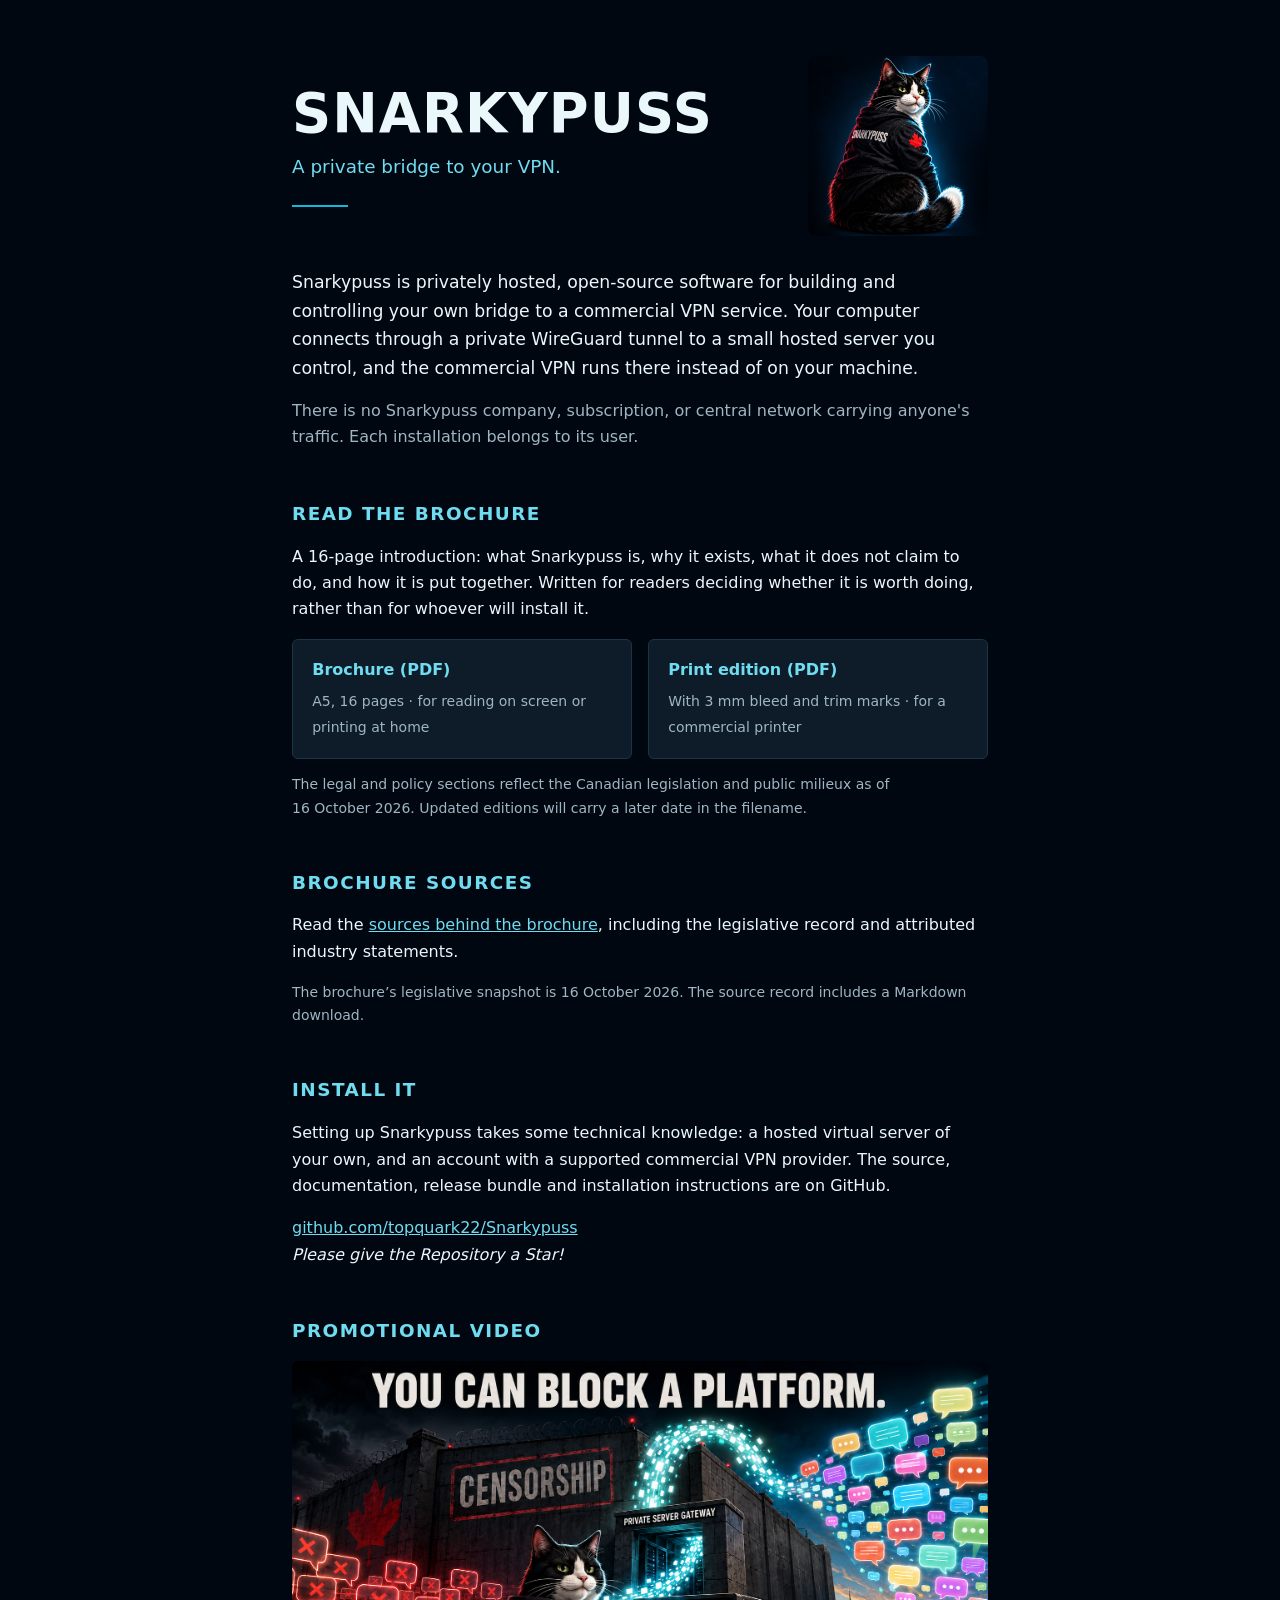
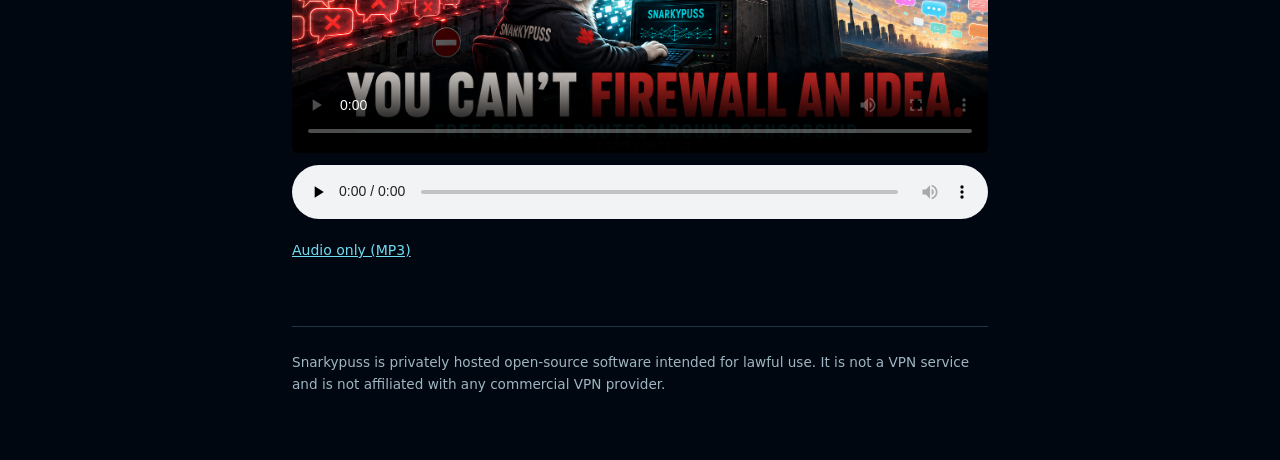
<file: index.html>
<!DOCTYPE html>
<html lang="en">
<head>
<meta charset="utf-8">
<meta name="viewport" content="width=device-width, initial-scale=1">
<title>Snarkypuss — A Private Bridge to Your VPN</title>
<meta name="description" content="Snarkypuss is privately hosted, open-source software for building and controlling your own bridge to a commercial VPN service.">

<link rel="icon" href="favicon.svg" type="image/svg+xml">
<link rel="icon" href="favicon.ico" sizes="16x16 32x32 48x48">
<link rel="apple-touch-icon" href="apple-touch-icon.png">
<meta name="theme-color" content="#000711">
<style>
  :root {
    --ink:      #EAF7FB;
    --mute:     #9FB6C2;
    --bg:       #000711;
    --panel:    #0E1C2A;
    --line:     #1A3547;
    --cyan:     #11B9DB;
    --cyan-dim: #6FDCF0;
    --measure:  46rem;
  }
  * { box-sizing: border-box; }
  html { -webkit-text-size-adjust: 100%; }
  body {
    margin: 0;
    background: var(--bg);
    color: var(--ink);
    font: 16px/1.65 system-ui, -apple-system, "Segoe UI", Roboto, Helvetica, Arial, sans-serif;
  }
  .wrap { max-width: var(--measure); margin: 0 auto; padding: 0 1.25rem; }
  a { color: var(--cyan-dim); }
  a:hover { color: var(--cyan); }

  header {
    padding: 3.5rem 0 2rem;
    display: flex;
    align-items: center;
    gap: 1.6rem;
  }
  /* The mascot is square. width/height on the <img> give the browser the
     intrinsic ratio so it reserves the right space before the file arrives;
     the rendered size is set here, and scales down on narrow screens. */
  .mascot {
    width: 180px;
    flex: 0 0 auto;
    margin-left: auto;
    border-radius: 8px;
  }
  @media (max-width: 34rem) {
    header { flex-direction: column; align-items: flex-start; gap: 1.1rem; }
    .mascot { width: 128px; }
  }
  h1 {
    margin: 0;
    font-size: clamp(2.2rem, 8vw, 3.4rem);
    letter-spacing: 0.02em;
    font-weight: 800;
    line-height: 1.05;
  }
  .tagline { margin: 0.6rem 0 0; font-size: 1.15rem; color: var(--cyan-dim); }
  .rule { width: 3.5rem; height: 2px; background: var(--cyan); margin: 1.4rem 0 0; }

  h2 {
    font-size: 1.15rem;
    letter-spacing: 0.08em;
    text-transform: uppercase;
    color: var(--cyan-dim);
    margin: 3rem 0 0.9rem;
  }
  p { margin: 0 0 1rem; }
  .lead { font-size: 1.08rem; }
  .mute { color: var(--mute); }
  .small { font-size: 0.875rem; }

  .cards { display: grid; gap: 1rem; grid-template-columns: 1fr; }
  @media (min-width: 40rem) { .cards { grid-template-columns: 1fr 1fr; } }
  .card {
    display: block;
    background: var(--panel);
    border: 1px solid var(--line);
    border-radius: 6px;
    padding: 1.1rem 1.2rem;
    text-decoration: none;
    color: inherit;
  }
  .card:hover { border-color: var(--cyan); }
  .card strong { display: block; color: var(--cyan-dim); margin-bottom: 0.25rem; }

  video, img { max-width: 100%; height: auto; display: block; border-radius: 6px; }
  audio { width: 100%; margin-top: 0.75rem; }

  footer {
    margin-top: 4rem;
    border-top: 1px solid var(--line);
    padding: 1.5rem 0 3rem;
    color: var(--mute);
    font-size: 0.85rem;
  }
</style>
<meta property="og:type" content="website">
<meta property="og:url" content="https://snarkypuss.ca/">
<meta property="og:title" content="Snarkypuss">
<meta property="og:description" content="Private VPN routing, without the nonsense.">
<meta property="og:image"
      content="https://snarkypuss.ca/media/snarkypuss-card.jpg">
<meta property="og:image:width" content="1200">
<meta property="og:image:height" content="630">

<meta name="twitter:card" content="summary_large_image">
<meta name="twitter:title" content="Snarkypuss">
<meta name="twitter:description"
      content="Private VPN routing, without the nonsense.">
<meta name="twitter:image"
      content="https://snarkypuss.ca/media/snarkypuss-card.jpg">
</head>
<body>

<div class="wrap">

  <header>
    <div>
      <h1>SNARKYPUSS</h1>
      <p class="tagline">A private bridge to your VPN.</p>
      <div class="rule"></div>
    </div>
    <img class="mascot"
         src="media/mascot-360.jpg"
         srcset="media/mascot-360.jpg 360w, media/mascot.jpg 1254w"
         sizes="(max-width: 34rem) 128px, 180px"
         width="1254" height="1254"
         alt="The Snarkypuss mascot: a tuxedo cat in a black hoodie with a red maple leaf.">
  </header>

  <p class="lead">
    Snarkypuss is privately hosted, open-source software for building and
    controlling your own bridge to a commercial VPN service. Your computer
    connects through a private WireGuard tunnel to a small hosted server you
    control, and the commercial VPN runs there instead of on your machine.
  </p>

  <p class="mute">
    There is no Snarkypuss company, subscription, or central network carrying
    anyone's traffic. Each installation belongs to its user.
  </p>

  <h2>Read the brochure</h2>

  <p>
    A 16-page introduction: what Snarkypuss is, why it exists, what it does
    not claim to do, and how it is put together. Written for readers deciding
    whether it is worth doing, rather than for whoever will install it.
  </p>

  <div class="cards">
    <a class="card" target="_blank" href="brochure/snarkypuss_2026-10-16_v1.3.1.pdf">
      <strong>Brochure (PDF)</strong>
      <span class="small mute">A5, 16 pages · for reading on screen or printing at home</span>
    </a>
    <a class="card" target="_blank" href="brochure/snarkypuss-press_2026-10-16_v1.3.1.pdf">
      <strong>Print edition (PDF)</strong>
      <span class="small mute">With 3&nbsp;mm bleed and trim marks · for a commercial printer</span>
    </a>
  </div>

  <p class="small mute" style="margin-top:0.9rem">
    The legal and policy sections reflect the Canadian legislation and public milieux
    as of
    16&nbsp;October&nbsp;2026. Updated editions will carry a later date in the
    filename.
  </p>

  <section aria-labelledby="references">
    <h2 id="references">Brochure sources</h2>
    <p>Read the <a href="references/sources.html">sources behind the brochure</a>,
      including the legislative record and attributed industry statements.</p>
    <p class="small mute">The brochure’s legislative snapshot is 16 October 2026.
      The source record includes a Markdown download.</p>
  </section>

  <h2>Install it</h2>

  <p>
    Setting up Snarkypuss takes some technical knowledge: a hosted virtual
    server of your own, and an account with a supported commercial VPN
    provider. The source, documentation, release bundle and installation
    instructions are on GitHub.
  </p>

  <p>
    <a target="_blank" href="https://github.com/topquark22/Snarkypuss">github.com/topquark22/Snarkypuss</a>
    <br/>
    <span><i>Please give the Repository a Star!</i></span>
  </p>

  <h2>Promotional video</h2>

  <video controls preload="metadata" poster="media/snarkypuss%2B.png">
    <source src="media/Promotional_song_and_video_1/Snarkypuss.mp4" type="video/mp4">
    <track kind="captions" src="media/Promotional_song_and_video_1/Snarkypuss.vtt"
           srclang="en" label="English">
    Your browser cannot play this video.
    <a href="media/Promotional_song_and_video_1/Snarkypuss.mp4">Download it instead.</a>
  </video>

  <script>
    // A <track> without `default` starts in "disabled" mode, which means the
    // browser never fetches it — and Chromium will not show a CC button for a
    // track it has not loaded. Setting the mode to "hidden" makes it load and
    // puts the button in the player, while leaving the captions switched off
    // until the viewer asks for them.
    (function () {
      var video = document.querySelector('video');
      if (!video || !video.textTracks || !video.textTracks.length) return;
      for (var i = 0; i < video.textTracks.length; i++) {
        video.textTracks[i].mode = 'hidden';
      }
    })();
  </script>

  <audio controls preload="none">
    <source src="media/Promotional_song_and_video_1/Snarkypuss.mp3" type="audio/mpeg">
    Your browser cannot play this audio.
  </audio>

  <p class="small mute" style="margin-top:0.75rem">
    <a href="media/Promotional_song_and_video_1/Snarkypuss.mp3">Audio only (MP3)</a>
  </p>

  <footer>
    <p>
      Snarkypuss is privately hosted open-source software intended for lawful
      use. It is not a VPN service and is not affiliated with any commercial
      VPN provider.
    </p>
  </footer>

</div>

</body>
</html>
</file>
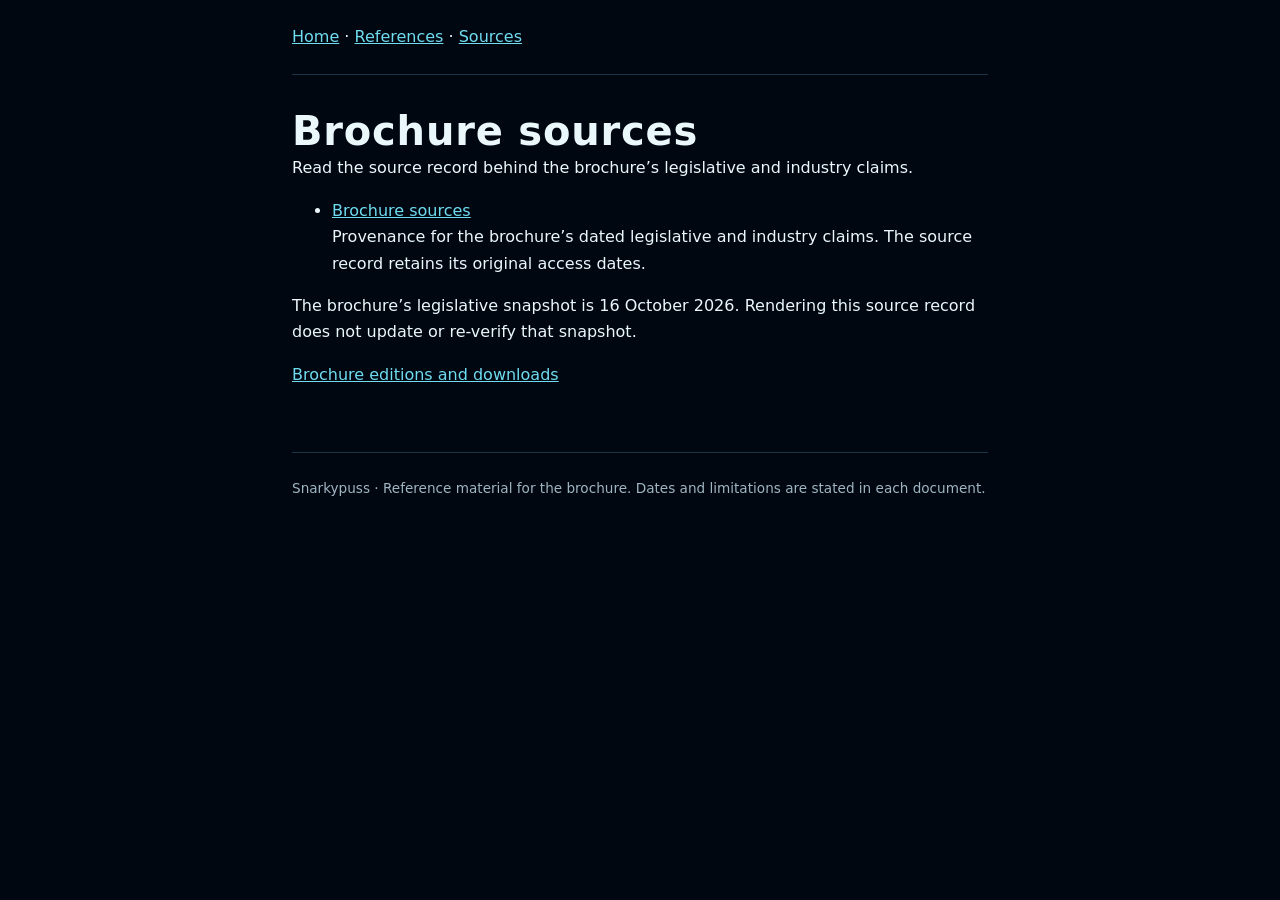
<file: references/index.html>
<!DOCTYPE html>
<html lang="en">
<head>
<meta charset="utf-8">
<meta name="viewport" content="width=device-width, initial-scale=1">
<title>Brochure sources — Snarkypuss</title>
<link rel="icon" href="../favicon.svg" type="image/svg+xml">
<link rel="stylesheet" href="references.css">
</head>
<body><div class="wrap"><nav aria-label="Reference navigation"><a href="../">Home</a> · <a href="./">References</a> · <a href="sources.html">Sources</a></nav><main><h1>Brochure sources</h1><p>Read the source record behind the brochure’s legislative and industry claims.</p><ul><li><a href="sources.html">Brochure sources</a><p>Provenance for the brochure’s dated legislative and industry claims. The source record retains its original access dates.</p></li></ul><p>The brochure’s legislative snapshot is 16 October 2026. Rendering this source record does not update or re-verify that snapshot.</p><p><a href="../brochure/">Brochure editions and downloads</a></p></main><footer>Snarkypuss · Reference material for the brochure. Dates and limitations are stated in each document.</footer></div></body>
</html>
</file>
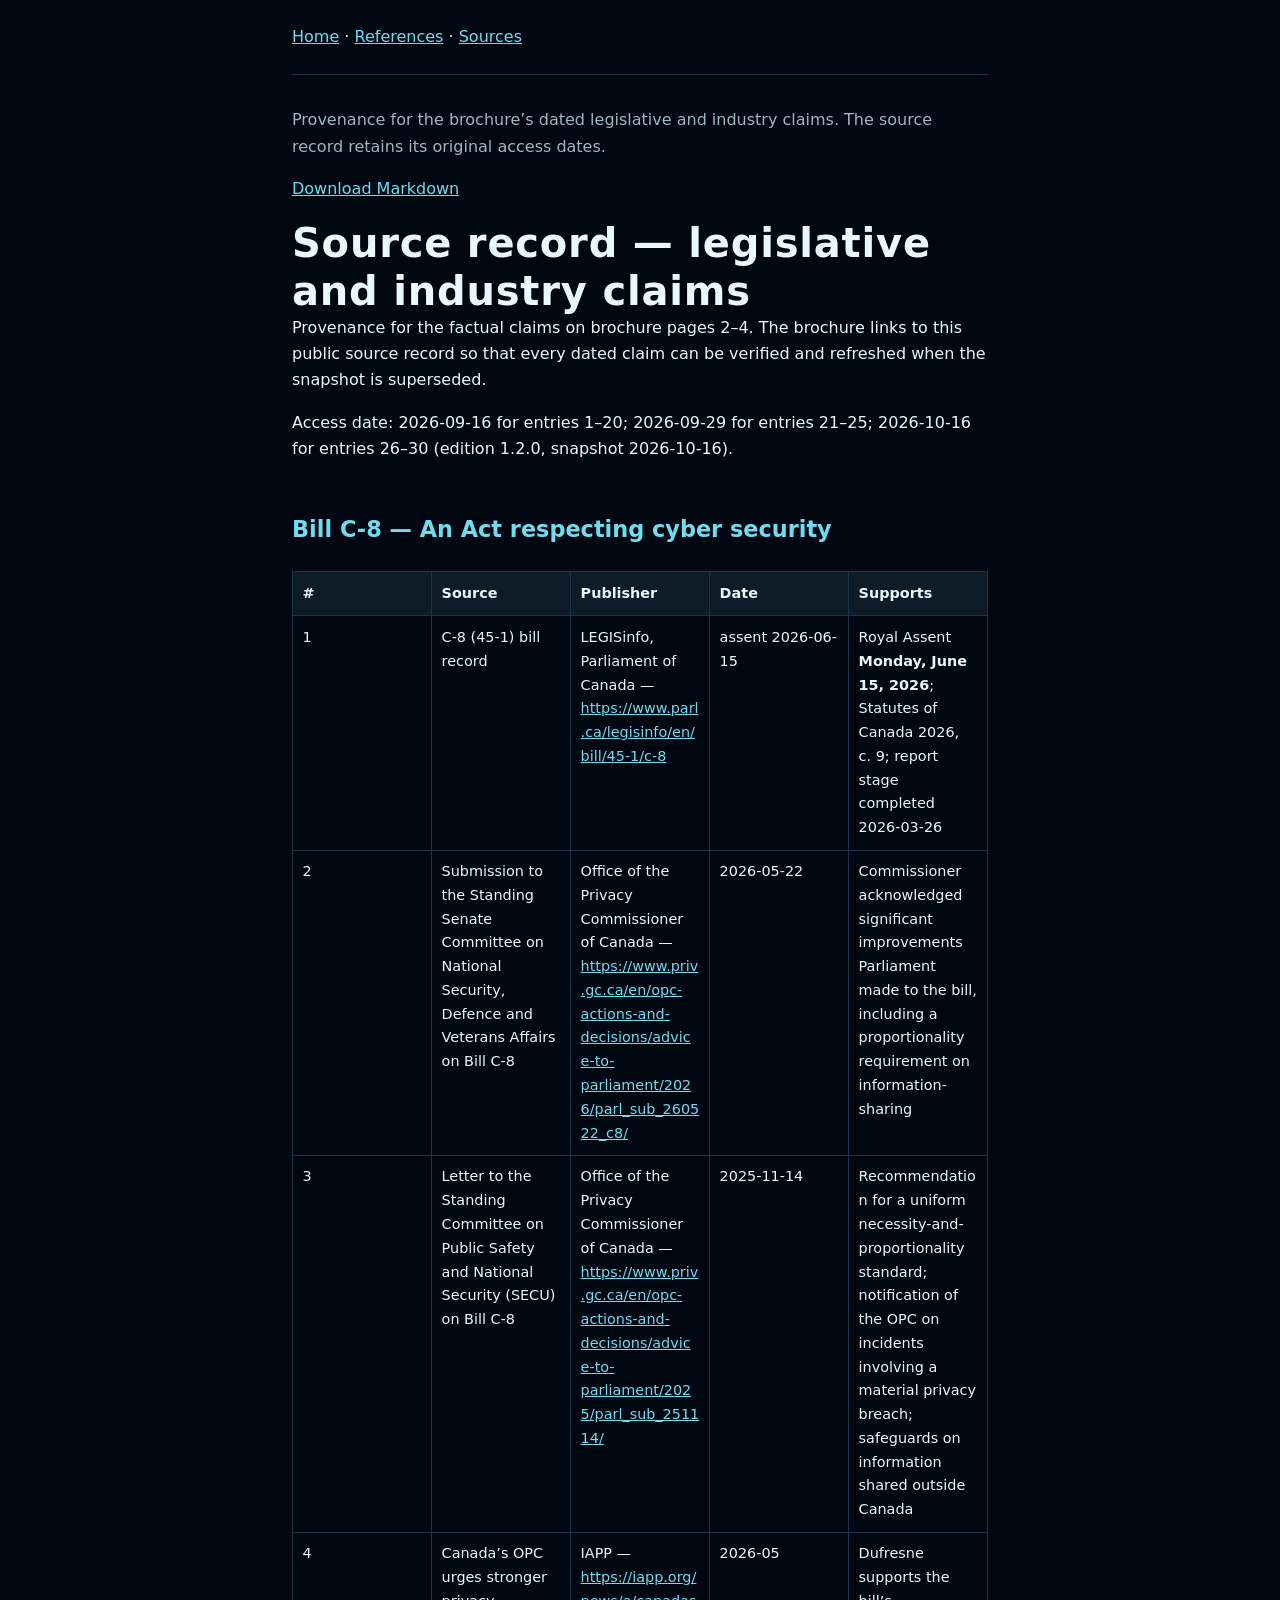
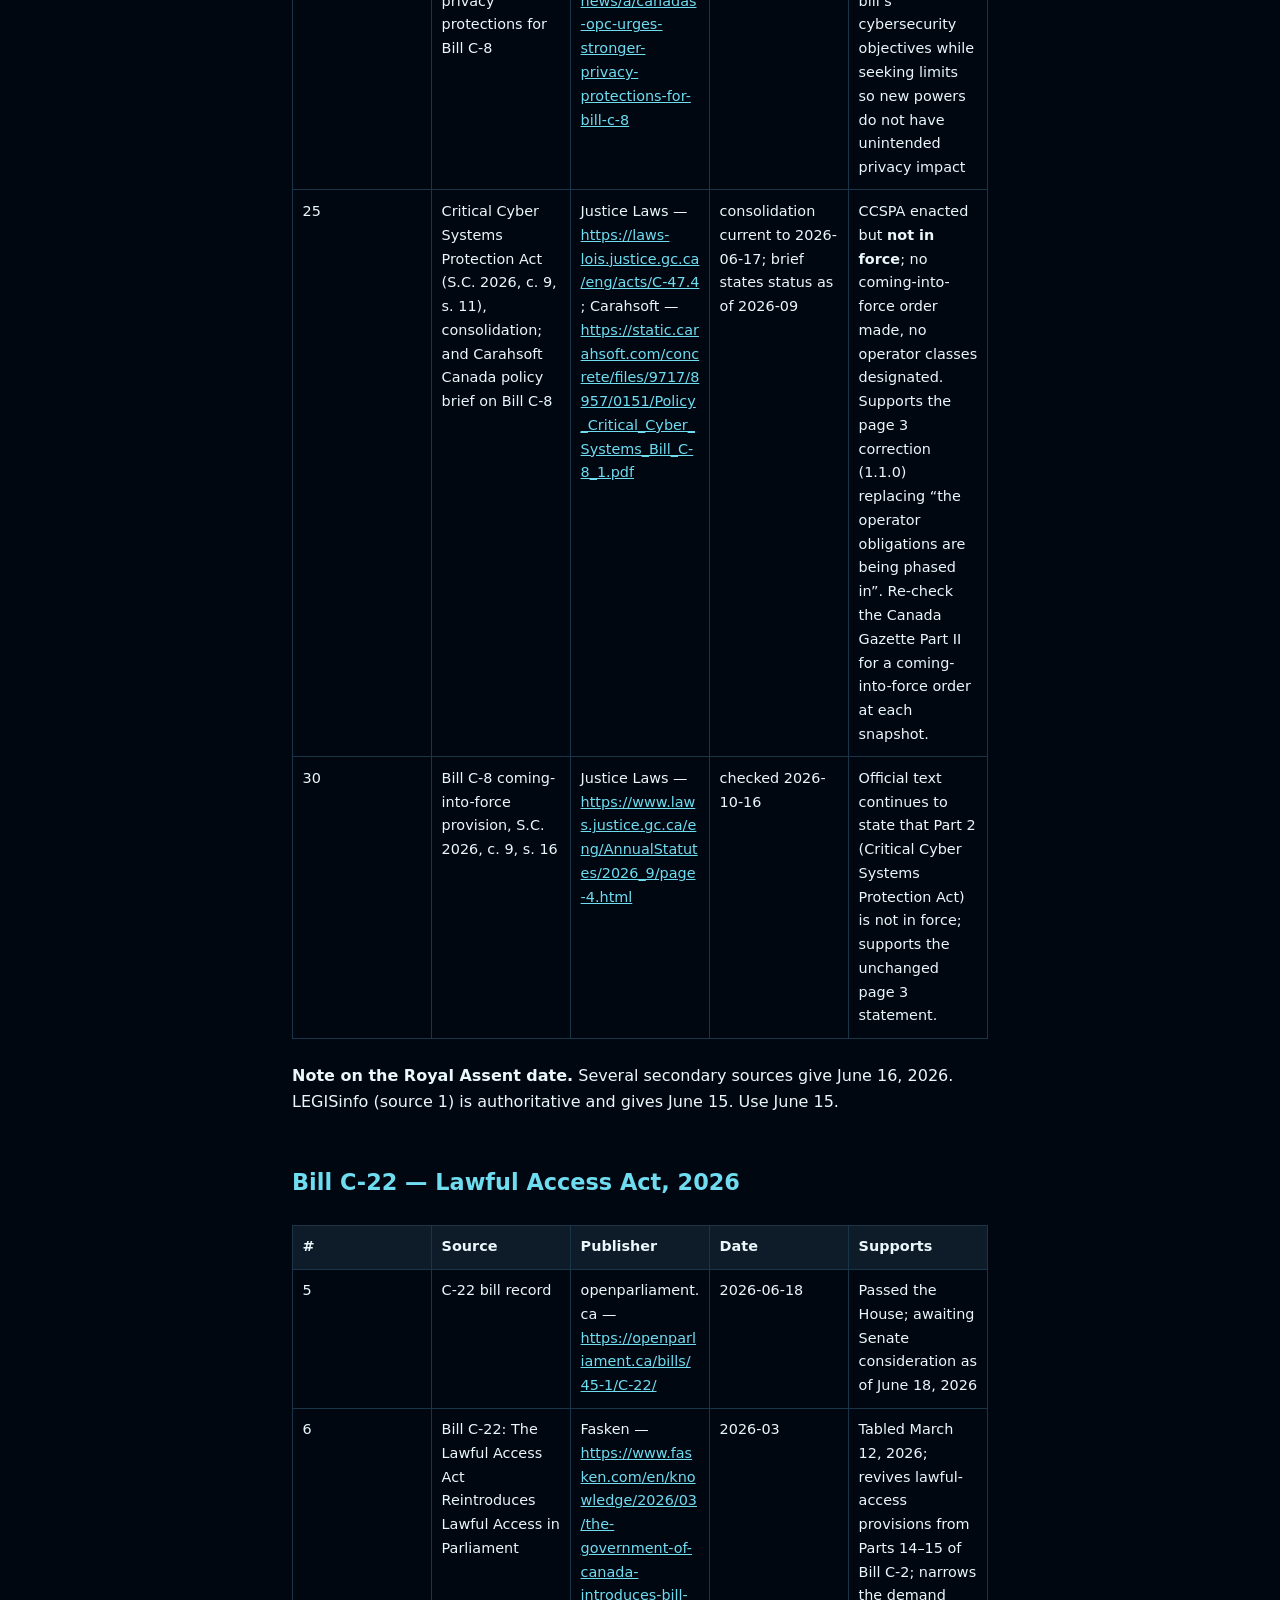
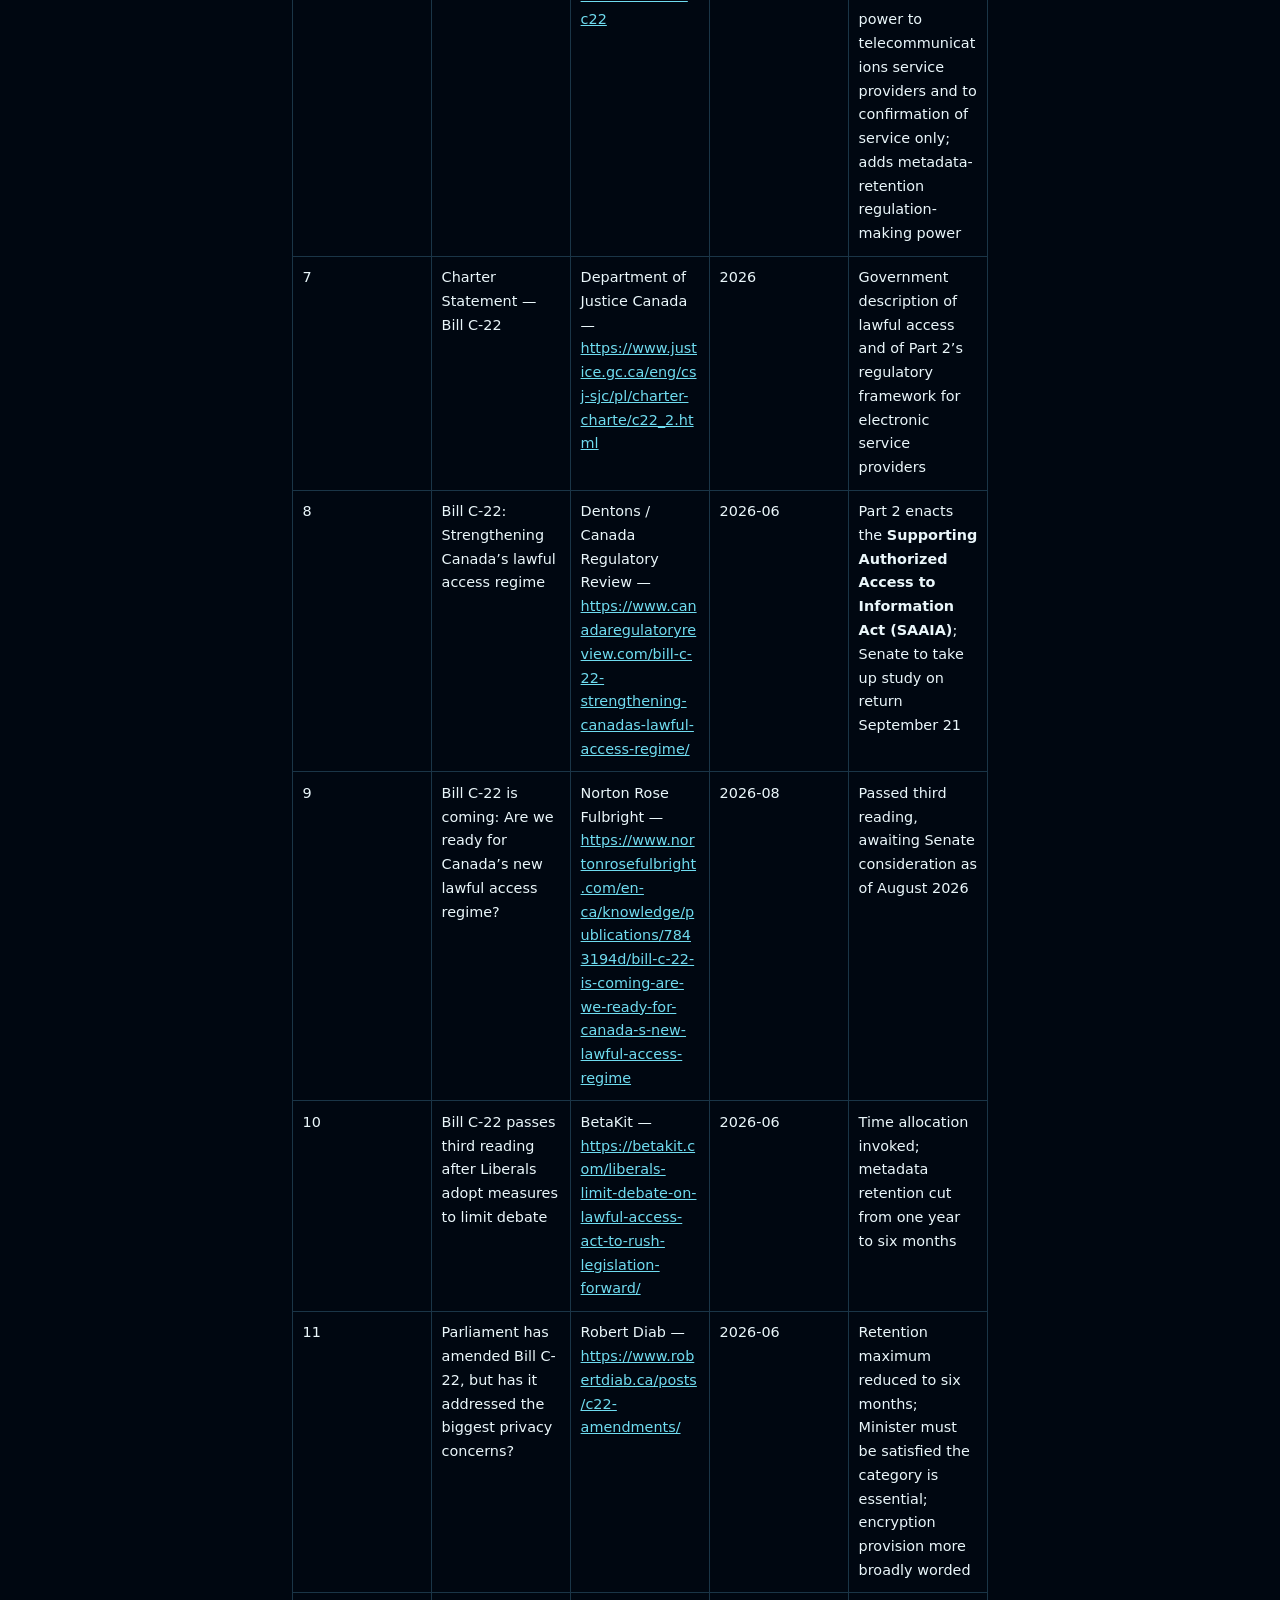
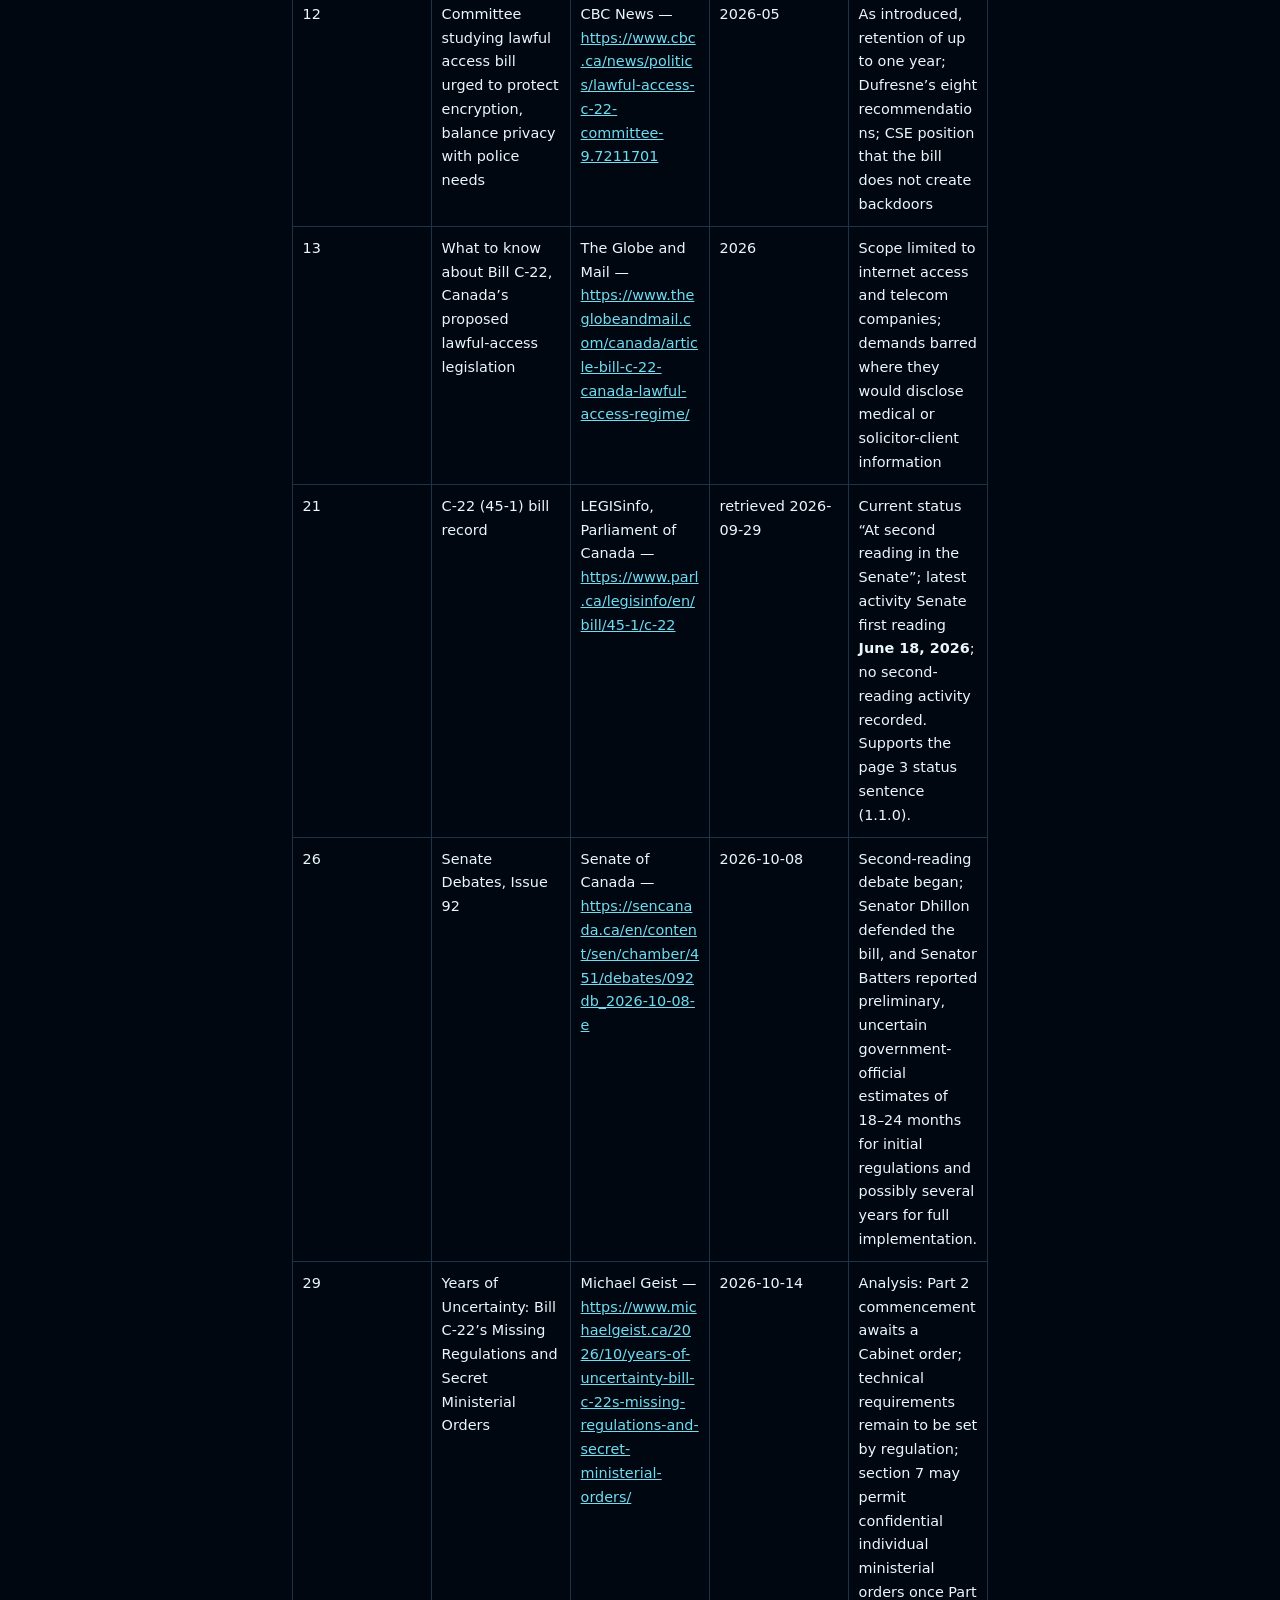
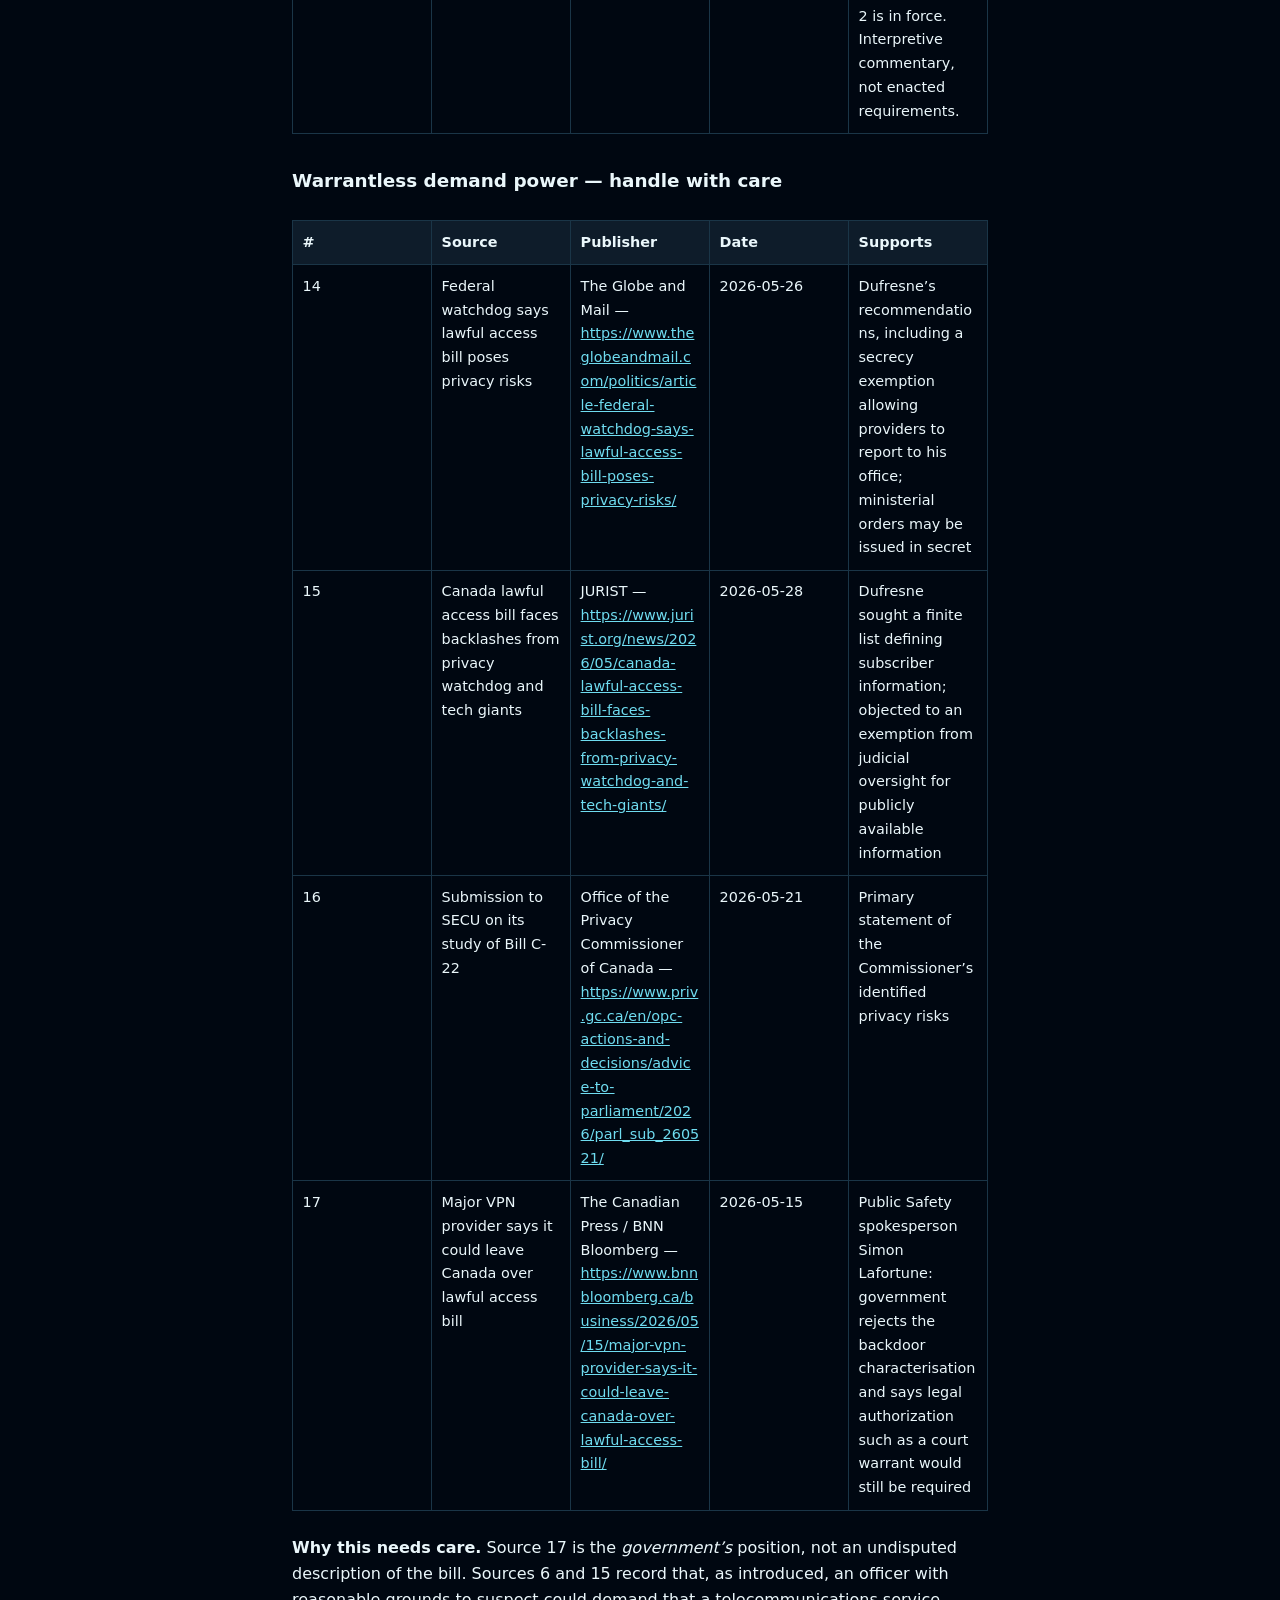
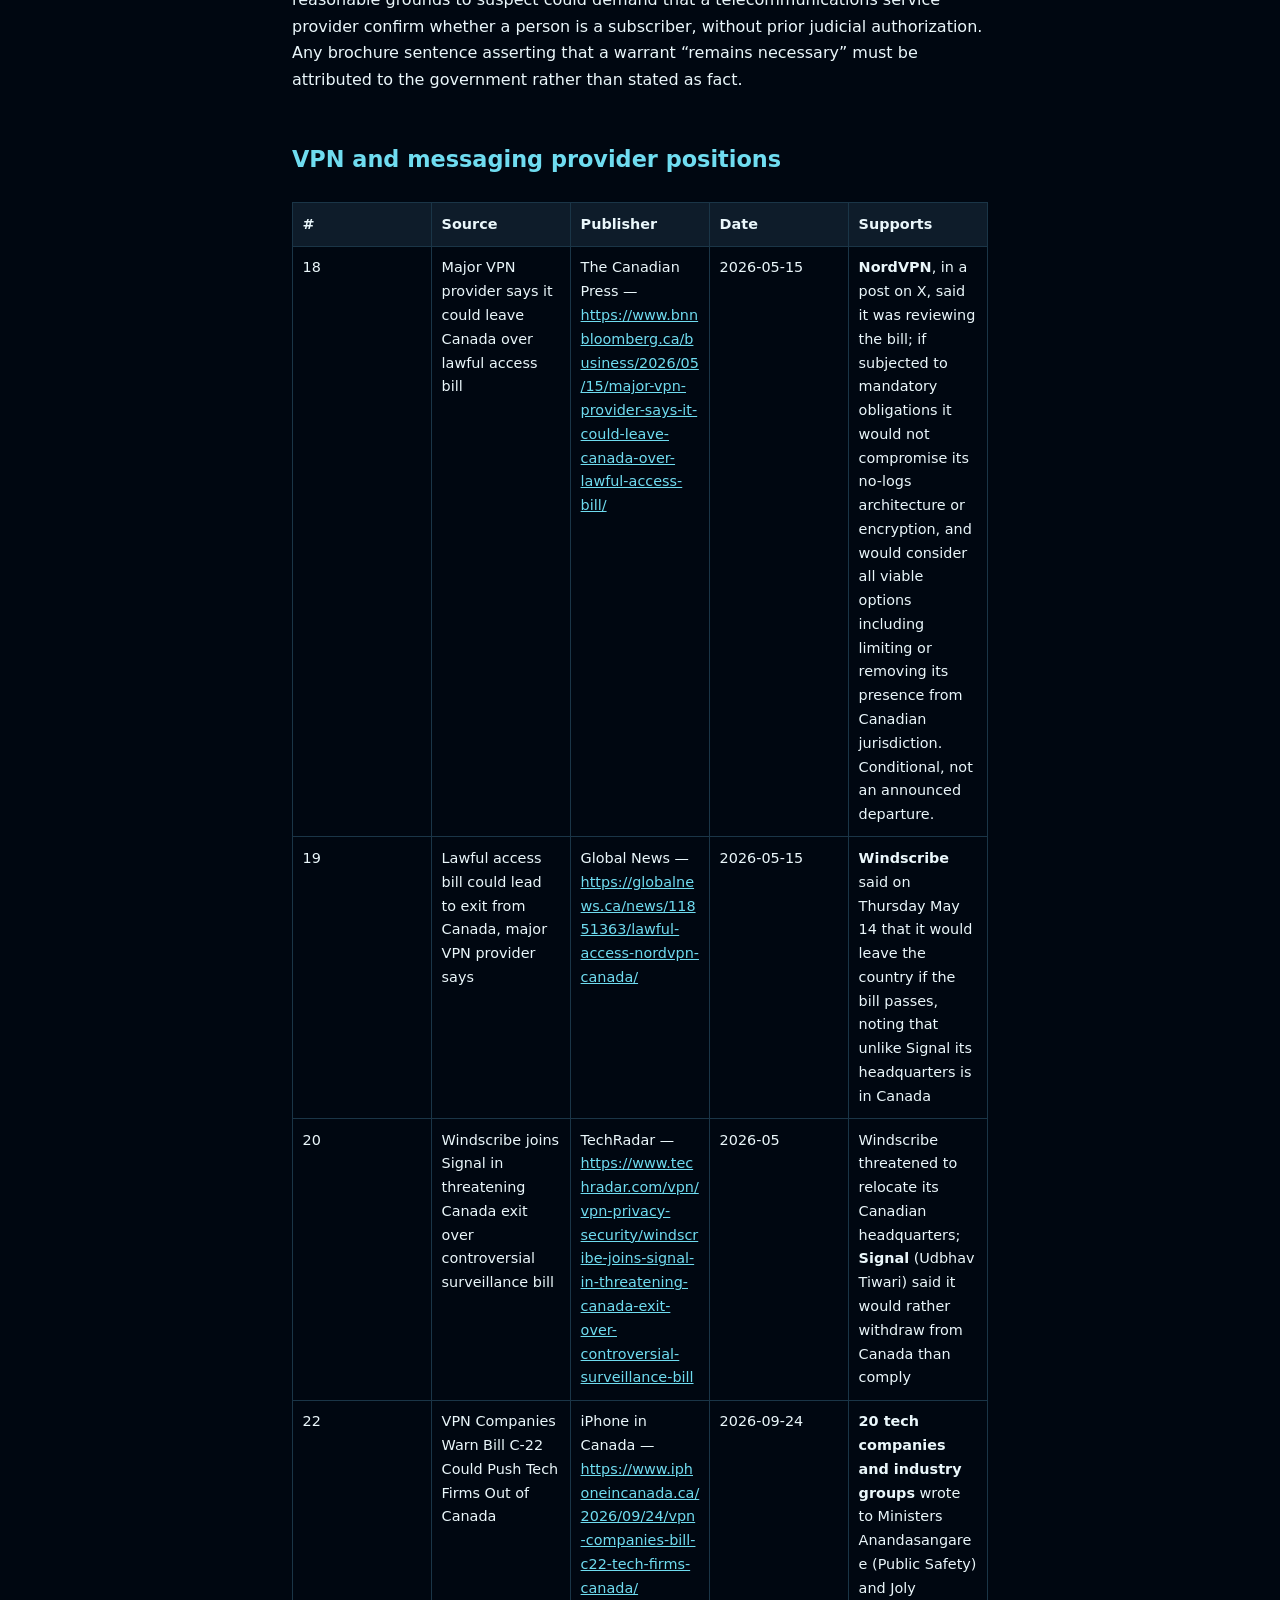
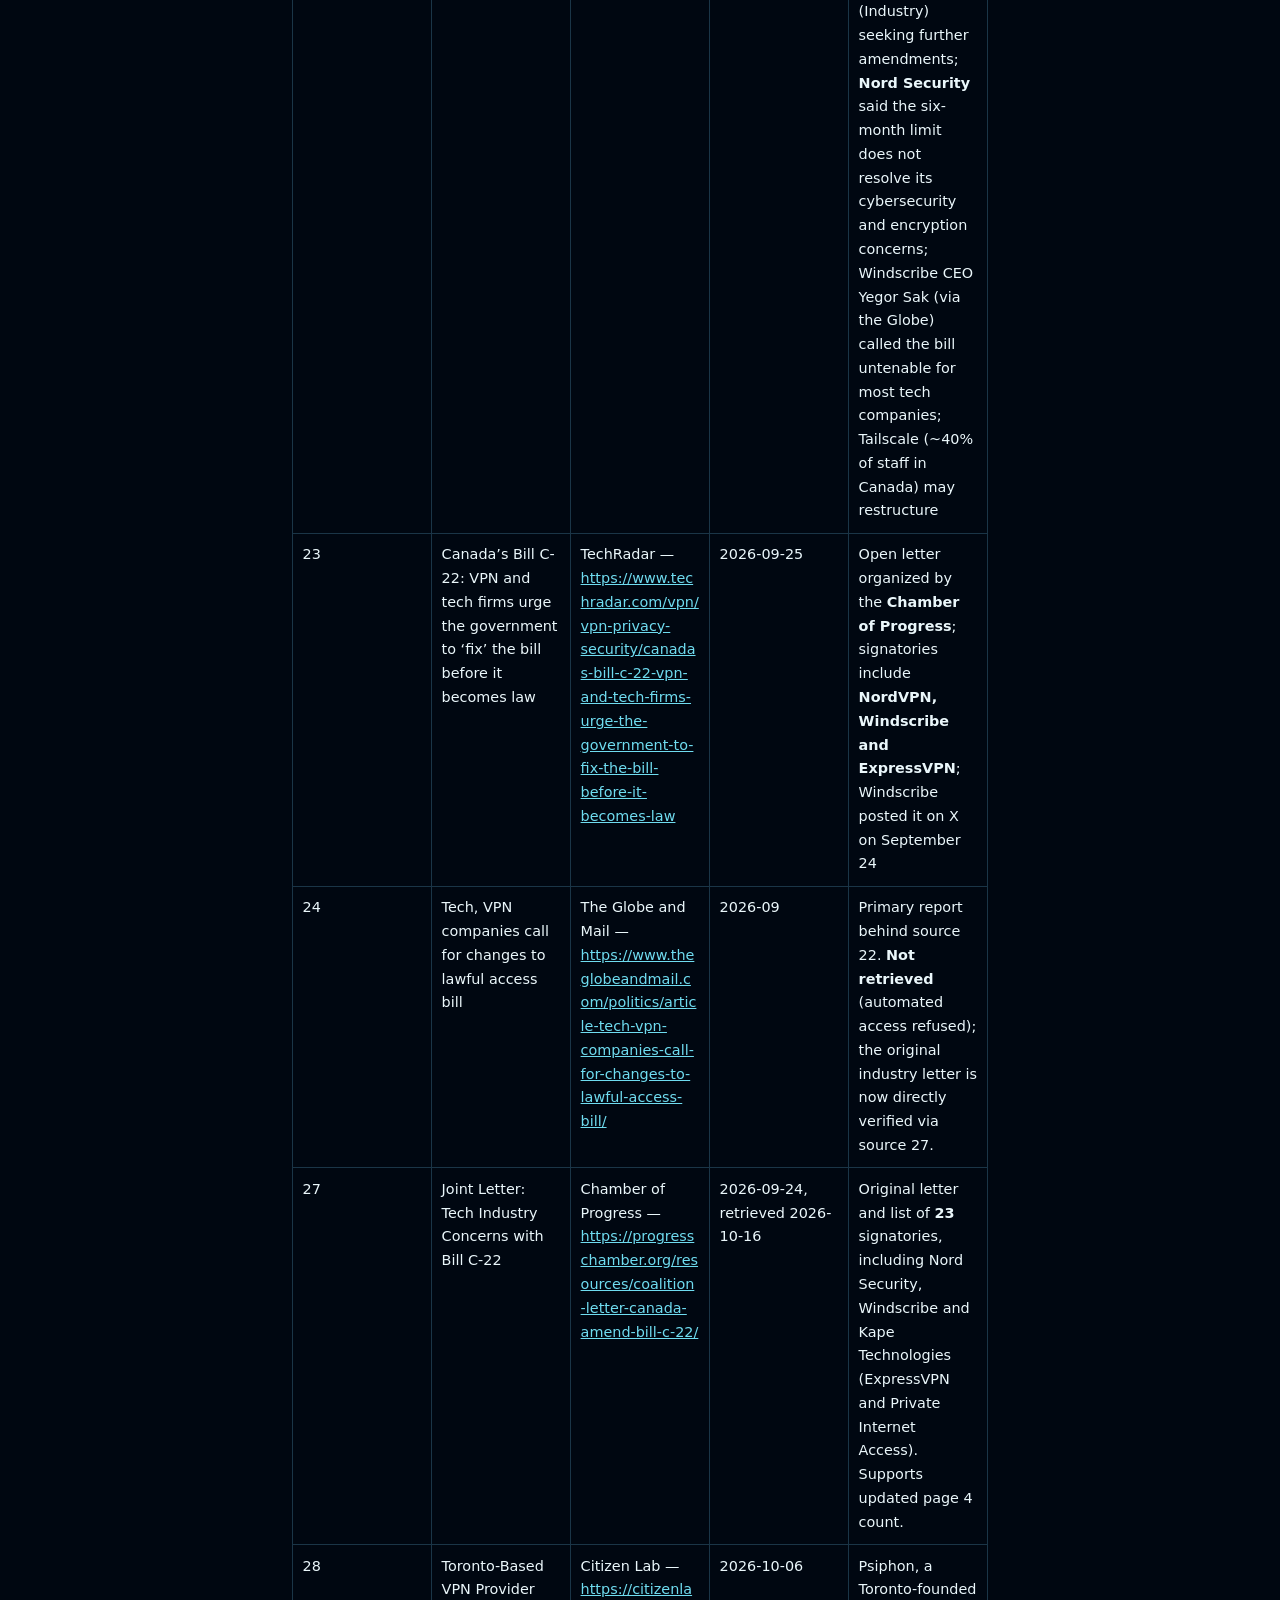
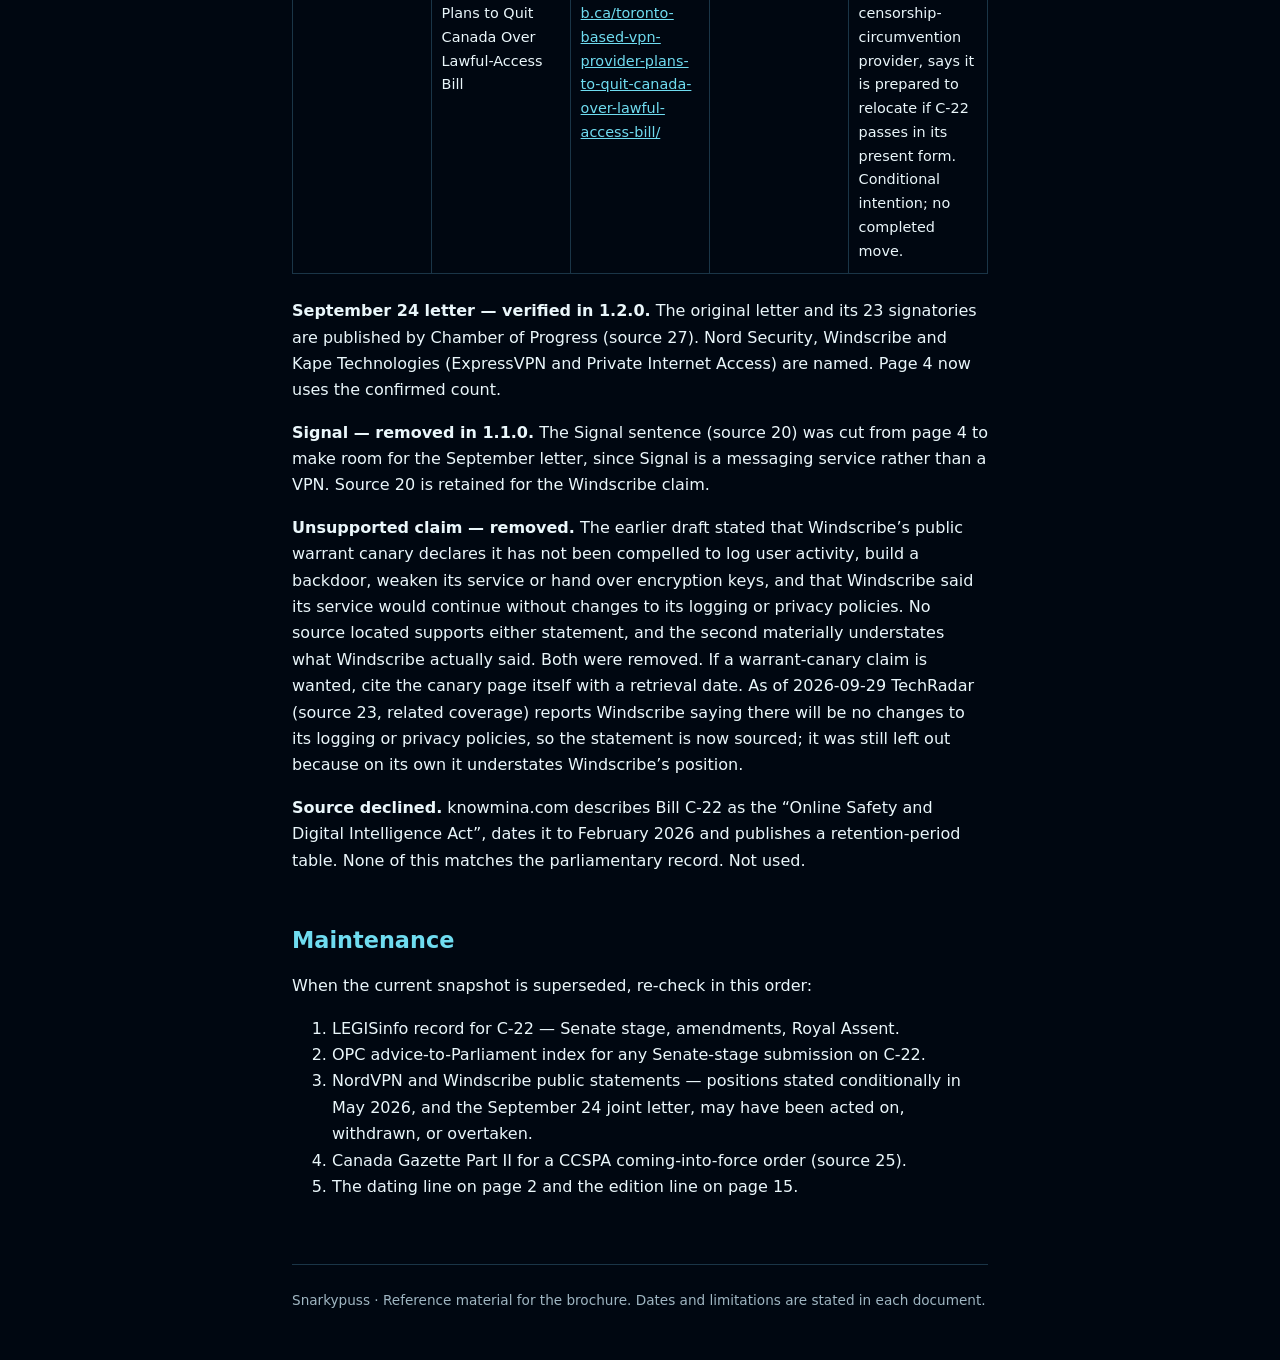
<file: references/sources.html>
<!DOCTYPE html>
<html lang="en">
<head>
<meta charset="utf-8">
<meta name="viewport" content="width=device-width, initial-scale=1">
<title>Brochure sources — Snarkypuss</title>
<link rel="icon" href="../favicon.svg" type="image/svg+xml">
<link rel="stylesheet" href="references.css">
</head>
<body><div class="wrap"><nav aria-label="Reference navigation"><a href="../">Home</a> · <a href="./">References</a> · <a href="sources.html">Sources</a></nav><main><p class="context">Provenance for the brochure’s dated legislative and industry claims. The source record retains its original access dates.</p><p><a href="sources.md" download>Download Markdown</a></p><article><h1 id="source-record-legislative-and-industry-claims">Source record — legislative and industry claims</h1>
<p>Provenance for the factual claims on brochure pages 2–4. The brochure links to this public source record so that every dated claim can be verified and refreshed when the snapshot is superseded.</p>
<p>Access date: 2026-09-16 for entries 1–20; 2026-09-29 for entries 21–25; 2026-10-16 for entries 26–30 (edition 1.2.0, snapshot 2026-10-16).</p>
<h2 id="bill-c-8-an-act-respecting-cyber-security">Bill C-8 — An Act respecting cyber security</h2>
<div class="table-scroll" role="region" aria-label="Reference table" tabindex="0"><table>
<colgroup>
<col style="width: 20%" />
<col style="width: 20%" />
<col style="width: 20%" />
<col style="width: 20%" />
<col style="width: 20%" />
</colgroup>
<thead>
<tr class="header">
<th>#</th>
<th>Source</th>
<th>Publisher</th>
<th>Date</th>
<th>Supports</th>
</tr>
</thead>
<tbody>
<tr class="odd">
<td>1</td>
<td>C-8 (45-1) bill record</td>
<td>LEGISinfo, Parliament of Canada — <a href="https://www.parl.ca/legisinfo/en/bill/45-1/c-8" class="uri">https://www.parl.ca/legisinfo/en/bill/45-1/c-8</a></td>
<td>assent 2026-06-15</td>
<td>Royal Assent <strong>Monday, June 15, 2026</strong>; Statutes of Canada 2026, c. 9; report stage completed 2026-03-26</td>
</tr>
<tr class="even">
<td>2</td>
<td>Submission to the Standing Senate Committee on National Security, Defence and Veterans Affairs on Bill C-8</td>
<td>Office of the Privacy Commissioner of Canada — <a href="https://www.priv.gc.ca/en/opc-actions-and-decisions/advice-to-parliament/2026/parl_sub_260522_c8/" class="uri">https://www.priv.gc.ca/en/opc-actions-and-decisions/advice-to-parliament/2026/parl_sub_260522_c8/</a></td>
<td>2026-05-22</td>
<td>Commissioner acknowledged significant improvements Parliament made to the bill, including a proportionality requirement on information-sharing</td>
</tr>
<tr class="odd">
<td>3</td>
<td>Letter to the Standing Committee on Public Safety and National Security (SECU) on Bill C-8</td>
<td>Office of the Privacy Commissioner of Canada — <a href="https://www.priv.gc.ca/en/opc-actions-and-decisions/advice-to-parliament/2025/parl_sub_251114/" class="uri">https://www.priv.gc.ca/en/opc-actions-and-decisions/advice-to-parliament/2025/parl_sub_251114/</a></td>
<td>2025-11-14</td>
<td>Recommendation for a uniform necessity-and-proportionality standard; notification of the OPC on incidents involving a material privacy breach; safeguards on information shared outside Canada</td>
</tr>
<tr class="even">
<td>4</td>
<td>Canada’s OPC urges stronger privacy protections for Bill C-8</td>
<td>IAPP — <a href="https://iapp.org/news/a/canadas-opc-urges-stronger-privacy-protections-for-bill-c-8" class="uri">https://iapp.org/news/a/canadas-opc-urges-stronger-privacy-protections-for-bill-c-8</a></td>
<td>2026-05</td>
<td>Dufresne supports the bill’s cybersecurity objectives while seeking limits so new powers do not have unintended privacy impact</td>
</tr>
<tr class="odd">
<td>25</td>
<td>Critical Cyber Systems Protection Act (S.C. 2026, c. 9, s. 11), consolidation; and Carahsoft Canada policy brief on Bill C-8</td>
<td>Justice Laws — <a href="https://laws-lois.justice.gc.ca/eng/acts/C-47.4" class="uri">https://laws-lois.justice.gc.ca/eng/acts/C-47.4</a> ; Carahsoft — <a href="https://static.carahsoft.com/concrete/files/9717/8957/0151/Policy_Critical_Cyber_Systems_Bill_C-8_1.pdf" class="uri">https://static.carahsoft.com/concrete/files/9717/8957/0151/Policy_Critical_Cyber_Systems_Bill_C-8_1.pdf</a></td>
<td>consolidation current to 2026-06-17; brief states status as of 2026-09</td>
<td>CCSPA enacted but <strong>not in force</strong>; no coming-into-force order made, no operator classes designated. Supports the page 3 correction (1.1.0) replacing “the operator obligations are being phased in”. Re-check the Canada Gazette Part II for a coming-into-force order at each snapshot.</td>
</tr>
<tr class="even">
<td>30</td>
<td>Bill C-8 coming-into-force provision, S.C. 2026, c. 9, s. 16</td>
<td>Justice Laws — <a href="https://www.laws.justice.gc.ca/eng/AnnualStatutes/2026_9/page-4.html" class="uri">https://www.laws.justice.gc.ca/eng/AnnualStatutes/2026_9/page-4.html</a></td>
<td>checked 2026-10-16</td>
<td>Official text continues to state that Part 2 (Critical Cyber Systems Protection Act) is not in force; supports the unchanged page 3 statement.</td>
</tr>
</tbody>
</table></div>
<p><strong>Note on the Royal Assent date.</strong> Several secondary sources give June 16, 2026. LEGISinfo (source 1) is authoritative and gives June 15. Use June 15.</p>
<h2 id="bill-c-22-lawful-access-act-2026">Bill C-22 — Lawful Access Act, 2026</h2>
<div class="table-scroll" role="region" aria-label="Reference table" tabindex="0"><table>
<colgroup>
<col style="width: 20%" />
<col style="width: 20%" />
<col style="width: 20%" />
<col style="width: 20%" />
<col style="width: 20%" />
</colgroup>
<thead>
<tr class="header">
<th>#</th>
<th>Source</th>
<th>Publisher</th>
<th>Date</th>
<th>Supports</th>
</tr>
</thead>
<tbody>
<tr class="odd">
<td>5</td>
<td>C-22 bill record</td>
<td>openparliament.ca — <a href="https://openparliament.ca/bills/45-1/C-22/" class="uri">https://openparliament.ca/bills/45-1/C-22/</a></td>
<td>2026-06-18</td>
<td>Passed the House; awaiting Senate consideration as of June 18, 2026</td>
</tr>
<tr class="even">
<td>6</td>
<td>Bill C-22: The Lawful Access Act Reintroduces Lawful Access in Parliament</td>
<td>Fasken — <a href="https://www.fasken.com/en/knowledge/2026/03/the-government-of-canada-introduces-bill-c22" class="uri">https://www.fasken.com/en/knowledge/2026/03/the-government-of-canada-introduces-bill-c22</a></td>
<td>2026-03</td>
<td>Tabled March 12, 2026; revives lawful-access provisions from Parts 14–15 of Bill C-2; narrows the demand power to telecommunications service providers and to confirmation of service only; adds metadata-retention regulation-making power</td>
</tr>
<tr class="odd">
<td>7</td>
<td>Charter Statement — Bill C-22</td>
<td>Department of Justice Canada — <a href="https://www.justice.gc.ca/eng/csj-sjc/pl/charter-charte/c22_2.html" class="uri">https://www.justice.gc.ca/eng/csj-sjc/pl/charter-charte/c22_2.html</a></td>
<td>2026</td>
<td>Government description of lawful access and of Part 2’s regulatory framework for electronic service providers</td>
</tr>
<tr class="even">
<td>8</td>
<td>Bill C-22: Strengthening Canada’s lawful access regime</td>
<td>Dentons / Canada Regulatory Review — <a href="https://www.canadaregulatoryreview.com/bill-c-22-strengthening-canadas-lawful-access-regime/" class="uri">https://www.canadaregulatoryreview.com/bill-c-22-strengthening-canadas-lawful-access-regime/</a></td>
<td>2026-06</td>
<td>Part 2 enacts the <strong>Supporting Authorized Access to Information Act (SAAIA)</strong>; Senate to take up study on return September 21</td>
</tr>
<tr class="odd">
<td>9</td>
<td>Bill C-22 is coming: Are we ready for Canada’s new lawful access regime?</td>
<td>Norton Rose Fulbright — <a href="https://www.nortonrosefulbright.com/en-ca/knowledge/publications/7843194d/bill-c-22-is-coming-are-we-ready-for-canada-s-new-lawful-access-regime" class="uri">https://www.nortonrosefulbright.com/en-ca/knowledge/publications/7843194d/bill-c-22-is-coming-are-we-ready-for-canada-s-new-lawful-access-regime</a></td>
<td>2026-08</td>
<td>Passed third reading, awaiting Senate consideration as of August 2026</td>
</tr>
<tr class="even">
<td>10</td>
<td>Bill C-22 passes third reading after Liberals adopt measures to limit debate</td>
<td>BetaKit — <a href="https://betakit.com/liberals-limit-debate-on-lawful-access-act-to-rush-legislation-forward/" class="uri">https://betakit.com/liberals-limit-debate-on-lawful-access-act-to-rush-legislation-forward/</a></td>
<td>2026-06</td>
<td>Time allocation invoked; metadata retention cut from one year to six months</td>
</tr>
<tr class="odd">
<td>11</td>
<td>Parliament has amended Bill C-22, but has it addressed the biggest privacy concerns?</td>
<td>Robert Diab — <a href="https://www.robertdiab.ca/posts/c22-amendments/" class="uri">https://www.robertdiab.ca/posts/c22-amendments/</a></td>
<td>2026-06</td>
<td>Retention maximum reduced to six months; Minister must be satisfied the category is essential; encryption provision more broadly worded</td>
</tr>
<tr class="even">
<td>12</td>
<td>Committee studying lawful access bill urged to protect encryption, balance privacy with police needs</td>
<td>CBC News — <a href="https://www.cbc.ca/news/politics/lawful-access-c-22-committee-9.7211701" class="uri">https://www.cbc.ca/news/politics/lawful-access-c-22-committee-9.7211701</a></td>
<td>2026-05</td>
<td>As introduced, retention of up to one year; Dufresne’s eight recommendations; CSE position that the bill does not create backdoors</td>
</tr>
<tr class="odd">
<td>13</td>
<td>What to know about Bill C-22, Canada’s proposed lawful-access legislation</td>
<td>The Globe and Mail — <a href="https://www.theglobeandmail.com/canada/article-bill-c-22-canada-lawful-access-regime/" class="uri">https://www.theglobeandmail.com/canada/article-bill-c-22-canada-lawful-access-regime/</a></td>
<td>2026</td>
<td>Scope limited to internet access and telecom companies; demands barred where they would disclose medical or solicitor-client information</td>
</tr>
<tr class="even">
<td>21</td>
<td>C-22 (45-1) bill record</td>
<td>LEGISinfo, Parliament of Canada — <a href="https://www.parl.ca/legisinfo/en/bill/45-1/c-22" class="uri">https://www.parl.ca/legisinfo/en/bill/45-1/c-22</a></td>
<td>retrieved 2026-09-29</td>
<td>Current status “At second reading in the Senate”; latest activity Senate first reading <strong>June 18, 2026</strong>; no second-reading activity recorded. Supports the page 3 status sentence (1.1.0).</td>
</tr>
<tr class="odd">
<td>26</td>
<td>Senate Debates, Issue 92</td>
<td>Senate of Canada — <a href="https://sencanada.ca/en/content/sen/chamber/451/debates/092db_2026-10-08-e" class="uri">https://sencanada.ca/en/content/sen/chamber/451/debates/092db_2026-10-08-e</a></td>
<td>2026-10-08</td>
<td>Second-reading debate began; Senator Dhillon defended the bill, and Senator Batters reported preliminary, uncertain government-official estimates of 18–24 months for initial regulations and possibly several years for full implementation.</td>
</tr>
<tr class="even">
<td>29</td>
<td>Years of Uncertainty: Bill C-22’s Missing Regulations and Secret Ministerial Orders</td>
<td>Michael Geist — <a href="https://www.michaelgeist.ca/2026/10/years-of-uncertainty-bill-c-22s-missing-regulations-and-secret-ministerial-orders/" class="uri">https://www.michaelgeist.ca/2026/10/years-of-uncertainty-bill-c-22s-missing-regulations-and-secret-ministerial-orders/</a></td>
<td>2026-10-14</td>
<td>Analysis: Part 2 commencement awaits a Cabinet order; technical requirements remain to be set by regulation; section 7 may permit confidential individual ministerial orders once Part 2 is in force. Interpretive commentary, not enacted requirements.</td>
</tr>
</tbody>
</table></div>
<h3 id="warrantless-demand-power-handle-with-care">Warrantless demand power — handle with care</h3>
<div class="table-scroll" role="region" aria-label="Reference table" tabindex="0"><table>
<colgroup>
<col style="width: 20%" />
<col style="width: 20%" />
<col style="width: 20%" />
<col style="width: 20%" />
<col style="width: 20%" />
</colgroup>
<thead>
<tr class="header">
<th>#</th>
<th>Source</th>
<th>Publisher</th>
<th>Date</th>
<th>Supports</th>
</tr>
</thead>
<tbody>
<tr class="odd">
<td>14</td>
<td>Federal watchdog says lawful access bill poses privacy risks</td>
<td>The Globe and Mail — <a href="https://www.theglobeandmail.com/politics/article-federal-watchdog-says-lawful-access-bill-poses-privacy-risks/" class="uri">https://www.theglobeandmail.com/politics/article-federal-watchdog-says-lawful-access-bill-poses-privacy-risks/</a></td>
<td>2026-05-26</td>
<td>Dufresne’s recommendations, including a secrecy exemption allowing providers to report to his office; ministerial orders may be issued in secret</td>
</tr>
<tr class="even">
<td>15</td>
<td>Canada lawful access bill faces backlashes from privacy watchdog and tech giants</td>
<td>JURIST — <a href="https://www.jurist.org/news/2026/05/canada-lawful-access-bill-faces-backlashes-from-privacy-watchdog-and-tech-giants/" class="uri">https://www.jurist.org/news/2026/05/canada-lawful-access-bill-faces-backlashes-from-privacy-watchdog-and-tech-giants/</a></td>
<td>2026-05-28</td>
<td>Dufresne sought a finite list defining subscriber information; objected to an exemption from judicial oversight for publicly available information</td>
</tr>
<tr class="odd">
<td>16</td>
<td>Submission to SECU on its study of Bill C-22</td>
<td>Office of the Privacy Commissioner of Canada — <a href="https://www.priv.gc.ca/en/opc-actions-and-decisions/advice-to-parliament/2026/parl_sub_260521/" class="uri">https://www.priv.gc.ca/en/opc-actions-and-decisions/advice-to-parliament/2026/parl_sub_260521/</a></td>
<td>2026-05-21</td>
<td>Primary statement of the Commissioner’s identified privacy risks</td>
</tr>
<tr class="even">
<td>17</td>
<td>Major VPN provider says it could leave Canada over lawful access bill</td>
<td>The Canadian Press / BNN Bloomberg — <a href="https://www.bnnbloomberg.ca/business/2026/05/15/major-vpn-provider-says-it-could-leave-canada-over-lawful-access-bill/" class="uri">https://www.bnnbloomberg.ca/business/2026/05/15/major-vpn-provider-says-it-could-leave-canada-over-lawful-access-bill/</a></td>
<td>2026-05-15</td>
<td>Public Safety spokesperson Simon Lafortune: government rejects the backdoor characterisation and says legal authorization such as a court warrant would still be required</td>
</tr>
</tbody>
</table></div>
<p><strong>Why this needs care.</strong> Source 17 is the <em>government’s</em> position, not an undisputed description of the bill. Sources 6 and 15 record that, as introduced, an officer with reasonable grounds to suspect could demand that a telecommunications service provider confirm whether a person is a subscriber, without prior judicial authorization. Any brochure sentence asserting that a warrant “remains necessary” must be attributed to the government rather than stated as fact.</p>
<h2 id="vpn-and-messaging-provider-positions">VPN and messaging provider positions</h2>
<div class="table-scroll" role="region" aria-label="Reference table" tabindex="0"><table>
<colgroup>
<col style="width: 20%" />
<col style="width: 20%" />
<col style="width: 20%" />
<col style="width: 20%" />
<col style="width: 20%" />
</colgroup>
<thead>
<tr class="header">
<th>#</th>
<th>Source</th>
<th>Publisher</th>
<th>Date</th>
<th>Supports</th>
</tr>
</thead>
<tbody>
<tr class="odd">
<td>18</td>
<td>Major VPN provider says it could leave Canada over lawful access bill</td>
<td>The Canadian Press — <a href="https://www.bnnbloomberg.ca/business/2026/05/15/major-vpn-provider-says-it-could-leave-canada-over-lawful-access-bill/" class="uri">https://www.bnnbloomberg.ca/business/2026/05/15/major-vpn-provider-says-it-could-leave-canada-over-lawful-access-bill/</a></td>
<td>2026-05-15</td>
<td><strong>NordVPN</strong>, in a post on X, said it was reviewing the bill; if subjected to mandatory obligations it would not compromise its no-logs architecture or encryption, and would consider all viable options including limiting or removing its presence from Canadian jurisdiction. Conditional, not an announced departure.</td>
</tr>
<tr class="even">
<td>19</td>
<td>Lawful access bill could lead to exit from Canada, major VPN provider says</td>
<td>Global News — <a href="https://globalnews.ca/news/11851363/lawful-access-nordvpn-canada/" class="uri">https://globalnews.ca/news/11851363/lawful-access-nordvpn-canada/</a></td>
<td>2026-05-15</td>
<td><strong>Windscribe</strong> said on Thursday May 14 that it would leave the country if the bill passes, noting that unlike Signal its headquarters is in Canada</td>
</tr>
<tr class="odd">
<td>20</td>
<td>Windscribe joins Signal in threatening Canada exit over controversial surveillance bill</td>
<td>TechRadar — <a href="https://www.techradar.com/vpn/vpn-privacy-security/windscribe-joins-signal-in-threatening-canada-exit-over-controversial-surveillance-bill" class="uri">https://www.techradar.com/vpn/vpn-privacy-security/windscribe-joins-signal-in-threatening-canada-exit-over-controversial-surveillance-bill</a></td>
<td>2026-05</td>
<td>Windscribe threatened to relocate its Canadian headquarters; <strong>Signal</strong> (Udbhav Tiwari) said it would rather withdraw from Canada than comply</td>
</tr>
<tr class="even">
<td>22</td>
<td>VPN Companies Warn Bill C-22 Could Push Tech Firms Out of Canada</td>
<td>iPhone in Canada — <a href="https://www.iphoneincanada.ca/2026/09/24/vpn-companies-bill-c22-tech-firms-canada/" class="uri">https://www.iphoneincanada.ca/2026/09/24/vpn-companies-bill-c22-tech-firms-canada/</a></td>
<td>2026-09-24</td>
<td><strong>20 tech companies and industry groups</strong> wrote to Ministers Anandasangaree (Public Safety) and Joly (Industry) seeking further amendments; <strong>Nord Security</strong> said the six-month limit does not resolve its cybersecurity and encryption concerns; Windscribe CEO Yegor Sak (via the Globe) called the bill untenable for most tech companies; Tailscale (~40% of staff in Canada) may restructure</td>
</tr>
<tr class="odd">
<td>23</td>
<td>Canada’s Bill C-22: VPN and tech firms urge the government to ‘fix’ the bill before it becomes law</td>
<td>TechRadar — <a href="https://www.techradar.com/vpn/vpn-privacy-security/canadas-bill-c-22-vpn-and-tech-firms-urge-the-government-to-fix-the-bill-before-it-becomes-law" class="uri">https://www.techradar.com/vpn/vpn-privacy-security/canadas-bill-c-22-vpn-and-tech-firms-urge-the-government-to-fix-the-bill-before-it-becomes-law</a></td>
<td>2026-09-25</td>
<td>Open letter organized by the <strong>Chamber of Progress</strong>; signatories include <strong>NordVPN, Windscribe and ExpressVPN</strong>; Windscribe posted it on X on September 24</td>
</tr>
<tr class="even">
<td>24</td>
<td>Tech, VPN companies call for changes to lawful access bill</td>
<td>The Globe and Mail — <a href="https://www.theglobeandmail.com/politics/article-tech-vpn-companies-call-for-changes-to-lawful-access-bill/" class="uri">https://www.theglobeandmail.com/politics/article-tech-vpn-companies-call-for-changes-to-lawful-access-bill/</a></td>
<td>2026-09</td>
<td>Primary report behind source 22. <strong>Not retrieved</strong> (automated access refused); the original industry letter is now directly verified via source 27.</td>
</tr>
<tr class="odd">
<td>27</td>
<td>Joint Letter: Tech Industry Concerns with Bill C-22</td>
<td>Chamber of Progress — <a href="https://progresschamber.org/resources/coalition-letter-canada-amend-bill-c-22/" class="uri">https://progresschamber.org/resources/coalition-letter-canada-amend-bill-c-22/</a></td>
<td>2026-09-24, retrieved 2026-10-16</td>
<td>Original letter and list of <strong>23</strong> signatories, including Nord Security, Windscribe and Kape Technologies (ExpressVPN and Private Internet Access). Supports updated page 4 count.</td>
</tr>
<tr class="even">
<td>28</td>
<td>Toronto-Based VPN Provider Plans to Quit Canada Over Lawful-Access Bill</td>
<td>Citizen Lab — <a href="https://citizenlab.ca/toronto-based-vpn-provider-plans-to-quit-canada-over-lawful-access-bill/" class="uri">https://citizenlab.ca/toronto-based-vpn-provider-plans-to-quit-canada-over-lawful-access-bill/</a></td>
<td>2026-10-06</td>
<td>Psiphon, a Toronto-founded censorship-circumvention provider, says it is prepared to relocate if C-22 passes in its present form. Conditional intention; no completed move.</td>
</tr>
</tbody>
</table></div>
<p><strong>September 24 letter — verified in 1.2.0.</strong> The original letter and its 23 signatories are published by Chamber of Progress (source 27). Nord Security, Windscribe and Kape Technologies (ExpressVPN and Private Internet Access) are named. Page 4 now uses the confirmed count.</p>
<p><strong>Signal — removed in 1.1.0.</strong> The Signal sentence (source 20) was cut from page 4 to make room for the September letter, since Signal is a messaging service rather than a VPN. Source 20 is retained for the Windscribe claim.</p>
<p><strong>Unsupported claim — removed.</strong> The earlier draft stated that Windscribe’s public warrant canary declares it has not been compelled to log user activity, build a backdoor, weaken its service or hand over encryption keys, and that Windscribe said its service would continue without changes to its logging or privacy policies. No source located supports either statement, and the second materially understates what Windscribe actually said. Both were removed. If a warrant-canary claim is wanted, cite the canary page itself with a retrieval date. As of 2026-09-29 TechRadar (source 23, related coverage) reports Windscribe saying there will be no changes to its logging or privacy policies, so the statement is now sourced; it was still left out because on its own it understates Windscribe’s position.</p>
<p><strong>Source declined.</strong> knowmina.com describes Bill C-22 as the “Online Safety and Digital Intelligence Act”, dates it to February 2026 and publishes a retention-period table. None of this matches the parliamentary record. Not used.</p>
<h2 id="maintenance">Maintenance</h2>
<p>When the current snapshot is superseded, re-check in this order:</p>
<ol type="1">
<li>LEGISinfo record for C-22 — Senate stage, amendments, Royal Assent.</li>
<li>OPC advice-to-Parliament index for any Senate-stage submission on C-22.</li>
<li>NordVPN and Windscribe public statements — positions stated conditionally in May 2026, and the September 24 joint letter, may have been acted on, withdrawn, or overtaken.</li>
<li>Canada Gazette Part II for a CCSPA coming-into-force order (source 25).</li>
<li>The dating line on page 2 and the edition line on page 15.</li>
</ol>
</article></main><footer>Snarkypuss · Reference material for the brochure. Dates and limitations are stated in each document.</footer></div></body>
</html>
</file>
<file: references/references.css>
:root {
    --ink:      #EAF7FB;
    --mute:     #9FB6C2;
    --bg:       #000711;
    --panel:    #0E1C2A;
    --line:     #1A3547;
    --cyan:     #11B9DB;
    --cyan-dim: #6FDCF0;
    --measure:  46rem;
  }
  * { box-sizing: border-box; }
  html { -webkit-text-size-adjust: 100%; }
  body {
    margin: 0;
    background: var(--bg);
    color: var(--ink);
    font: 16px/1.65 system-ui, -apple-system, "Segoe UI", Roboto, Helvetica, Arial, sans-serif;
  }
  .wrap { max-width: var(--measure); margin: 0 auto; padding: 0 1.25rem; }
  a { color: var(--cyan-dim); }
  a:hover { color: var(--cyan); }

  header {
    padding: 3.5rem 0 2rem;
    display: flex;
    align-items: center;
    gap: 1.6rem;
  }
  /* The mascot is square. width/height on the <img> give the browser the
     intrinsic ratio so it reserves the right space before the file arrives;
     the rendered size is set here, and scales down on narrow screens. */
  .mascot {
    width: 180px;
    flex: 0 0 auto;
    margin-left: auto;
    border-radius: 8px;
  }
  @media (max-width: 34rem) {
    header { flex-direction: column; align-items: flex-start; gap: 1.1rem; }
    .mascot { width: 128px; }
  }
  h1 {
    margin: 0;
    font-size: clamp(2.2rem, 8vw, 3.4rem);
    letter-spacing: 0.02em;
    font-weight: 800;
    line-height: 1.05;
  }
  .tagline { margin: 0.6rem 0 0; font-size: 1.15rem; color: var(--cyan-dim); }
  .rule { width: 3.5rem; height: 2px; background: var(--cyan); margin: 1.4rem 0 0; }

  h2 {
    font-size: 1.15rem;
    letter-spacing: 0.08em;
    text-transform: uppercase;
    color: var(--cyan-dim);
    margin: 3rem 0 0.9rem;
  }
  p { margin: 0 0 1rem; }
  .lead { font-size: 1.08rem; }
  .mute { color: var(--mute); }
  .small { font-size: 0.875rem; }

  .cards { display: grid; gap: 1rem; grid-template-columns: 1fr; }
  @media (min-width: 40rem) { .cards { grid-template-columns: 1fr 1fr; } }
  .card {
    display: block;
    background: var(--panel);
    border: 1px solid var(--line);
    border-radius: 6px;
    padding: 1.1rem 1.2rem;
    text-decoration: none;
    color: inherit;
  }
  .card:hover { border-color: var(--cyan); }
  .card strong { display: block; color: var(--cyan-dim); margin-bottom: 0.25rem; }

  video, img { max-width: 100%; height: auto; display: block; border-radius: 6px; }
  audio { width: 100%; margin-top: 0.75rem; }

  footer {
    margin-top: 4rem;
    border-top: 1px solid var(--line);
    padding: 1.5rem 0 3rem;
    color: var(--mute);
    font-size: 0.85rem;
  }

  nav { padding: 1.5rem 0; border-bottom: 1px solid var(--line); }
  main { padding-top: 2rem; }
  main h1 { font-size: clamp(1.8rem, 5vw, 2.5rem); line-height: 1.2; }
  h2 { text-transform: none; letter-spacing: normal; font-size: 1.4rem; }
  h3 { margin-top: 2rem; font-size: 1.15rem; }
  article, li { overflow-wrap: anywhere; }
  .context { color: var(--mute); }
  .table-scroll { overflow-x: auto; margin: 1.5rem 0; }
  table { border-collapse: collapse; min-width: 36rem; font-size: .9rem; }
  th, td { text-align: left; vertical-align: top; padding: .6rem; border: 1px solid var(--line); }
  th { background: var(--panel); }
  a:focus-visible, .table-scroll:focus-visible { outline: 2px solid var(--cyan); outline-offset: 3px; }
  blockquote { border-left: 3px solid var(--cyan); margin-left: 0; padding-left: 1rem; }
  @media print { body { color: #111; background: white; } nav { display: none; } a { color: #111; } .wrap { max-width: none; } .table-scroll { overflow: visible; } table { min-width: 0; } th { background: #eee; } }
</file>
